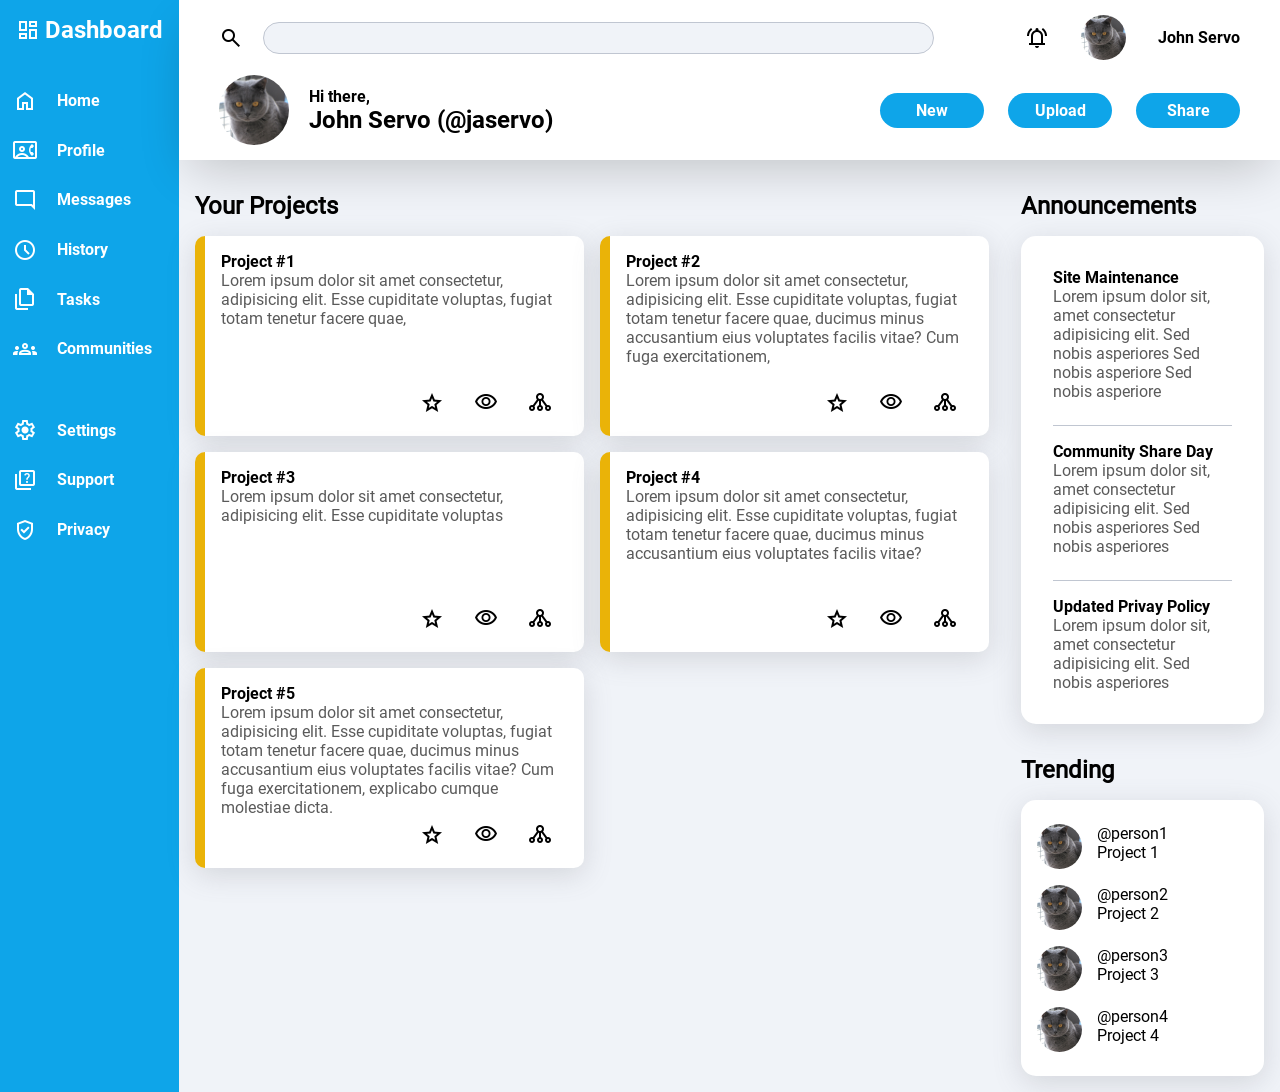
<file: index.html>
<!DOCTYPE html>
<html lang="en">

<head>
    <meta charset="UTF-8">
    <meta http-equiv="X-UA-Compatible" content="IE=edge">
    <meta name="viewport" content="width=device-width, initial-scale=1.0">
    <link href="https://fonts.googleapis.com/css2?family=Material+Symbols+Outlined" rel="stylesheet" />
    <link rel="stylesheet" href="./styles/style.css">
    <title>Admin Dashboard</title>
</head>

<body>
    <section class="sidebar">
        <h1><span class="material-symbols-outlined">
                dashboard
            </span>Dashboard</h1>
        <nav>
            <ul class="side-top">
                <li><span class="material-symbols-outlined">
                        home
                    </span>Home</li>
                <li><span class="material-symbols-outlined">
                        contact_phone
                    </span>Profile</li>
                <li><span class="material-symbols-outlined">
                        mode_comment
                    </span>Messages</li>
                <li><span class="material-symbols-outlined">
                        schedule
                    </span>History</li>
                <li><span class="material-symbols-outlined">
                        file_copy
                    </span>Tasks</li>
                <li><span class="material-symbols-outlined">
                        groups
                    </span>Communities</li>
            </ul>
            <ul class="side-bottom">
                <li><span class="material-symbols-outlined">
                        settings
                    </span>Settings</li>
                <li><span class="material-symbols-outlined">
                        quiz
                    </span>Support</li>
                <li><span class="material-symbols-outlined">
                        verified_user
                    </span>Privacy</li>
            </ul>
        </nav>
    </section>
    <header>
        <section class="header-top">
            <div class="header-top-left">
                <span class="material-symbols-outlined">
                    search
                </span>
                <div class="search"></div>
            </div>
            <div class="header-top-right">
                <span class="material-symbols-outlined">
                    notifications_active
                </span>
                <img src="./assets/images/cat.jpeg" alt="cat">
                <p>John Servo</p>
            </div>
        </section>
        <section class="header-bottom">
            <div class="header-bottom-left">
                <img src="./assets/images/cat.jpeg" alt="cat">
                <div class="greet-user">
                    <p>Hi there,</p>
                    <p>John Servo (@jaservo)</p>
                </div>
            </div>
            <div class="header-bottom-right">
                <ul>
                    <li>New</li>
                    <li>Upload</li>
                    <li>Share</li>
                </ul>
            </div>
        </section>
    </header>
    <main>
        <section class="projects">
            <h1>Your Projects</h1>
            <div class="projects-main">
                <div class="item">
                    <div class="description">
                        <p>Project #1</p>
                        <p>Lorem ipsum dolor sit amet consectetur, adipisicing elit. Esse cupiditate voluptas, fugiat
                            totam
                            tenetur facere quae, </p>
                    </div>
                    <div class="projects-icons">
                        <span class="material-symbols-outlined">
                            star
                        </span>
                        <span class="material-symbols-outlined">
                            visibility
                        </span>
                        <span class="material-symbols-outlined">
                            tenancy
                        </span>
                    </div>
                </div>
                <div class="item">
                    <div class="description">
                        <p>Project #2</p>
                        <p>Lorem ipsum dolor sit amet consectetur, adipisicing elit. Esse cupiditate voluptas, fugiat
                            totam
                            tenetur facere quae, ducimus minus accusantium eius voluptates facilis vitae? Cum fuga
                            exercitationem,</p>
                    </div>
                    <div class="projects-icons">
                        <span class="material-symbols-outlined">
                            star
                        </span>
                        <span class="material-symbols-outlined">
                            visibility
                        </span>
                        <span class="material-symbols-outlined">
                            tenancy
                        </span>
                    </div>
                </div>
                <div class="item">
                    <div class="description">
                        <p>Project #3</p>
                        <p>Lorem ipsum dolor sit amet consectetur, adipisicing elit. Esse cupiditate voluptas</p>
                    </div>
                    <div class="projects-icons">
                        <span class="material-symbols-outlined">
                            star
                        </span>
                        <span class="material-symbols-outlined">
                            visibility
                        </span>
                        <span class="material-symbols-outlined">
                            tenancy
                        </span>
                    </div>
                </div>
                <div class="item">
                    <div class="description">
                        <p>Project #4</p>
                        <p>Lorem ipsum dolor sit amet consectetur, adipisicing elit. Esse cupiditate voluptas, fugiat
                            totam
                            tenetur facere quae, ducimus minus accusantium eius voluptates facilis vitae?</p>
                    </div>
                    <div class="projects-icons">
                        <span class="material-symbols-outlined">
                            star
                        </span>
                        <span class="material-symbols-outlined">
                            visibility
                        </span>
                        <span class="material-symbols-outlined">
                            tenancy
                        </span>
                    </div>
                </div>
                <div class="item">
                    <div class="description">
                        <p>Project #5</p>
                        <p>Lorem ipsum dolor sit amet consectetur, adipisicing elit. Esse cupiditate voluptas, fugiat
                            totam
                            tenetur facere quae, ducimus minus accusantium eius voluptates facilis vitae? Cum fuga
                            exercitationem, explicabo cumque molestiae dicta.</p>
                    </div>
                    <div class="projects-icons">
                        <span class="material-symbols-outlined">
                            star
                        </span>
                        <span class="material-symbols-outlined">
                            visibility
                        </span>
                        <span class="material-symbols-outlined">
                            tenancy
                        </span>
                    </div>
                </div>
            </div>
        </section>
        <section class="main-side">
            <div class="announcements">
                <h1>Announcements</h1>
                <dl>
                    <dt>Site Maintenance</dt>
                    <dd>Lorem ipsum dolor sit, amet consectetur adipisicing elit. Sed nobis asperiores Sed nobis asperiore Sed nobis asperiore</dd>
                    <dt>Community Share Day</dt>
                    <dd>Lorem ipsum dolor sit, amet consectetur adipisicing elit. Sed nobis asperiores Sed nobis asperiores</dd>
                    <dt>Updated Privay Policy</dt>
                    <dd>Lorem ipsum dolor sit, amet consectetur adipisicing elit. Sed nobis asperiores</dd>
                </dl>
            </div>
            <div class="trending">
                <h1>Trending</h1>
                <div class="trending-wrapper">
                    <div class="trending-item">
                        <img src="./assets/images/cat.jpeg" alt="cat">
                        <div class="trending-descr">
                            <p>@person1</p>
                            <p>Project 1</p>
                        </div>
                    </div>
                    <div class="trending-item">
                        <img src="./assets/images/cat.jpeg" alt="cat">
                        <div class="trending-descr">
                            <p>@person2</p>
                            <p>Project 2</p>
                        </div>
                    </div>
                    <div class="trending-item">
                        <img src="./assets/images/cat.jpeg" alt="cat">
                        <div class="trending-descr">
                            <p>@person3</p>
                            <p>Project 3</p>
                        </div>
                    </div>
                    <div class="trending-item">
                        <img src="./assets/images/cat.jpeg" alt="cat">
                        <div class="trending-descr">
                            <p>@person4</p>
                            <p>Project 4</p>
                        </div>
                    </div>
                </div>
            </div>
        </section>
    </main>
</body>

</html>
</file>
<file: styles/style.css>
@font-face {
  font-family: "roboto";
  src: url("../assets/fonts/Roboto-Regular.ttf");
}
@font-face {
  font-family: "roboto bold";
  src: url("../assets/fonts/Roboto-Bold.ttf");
}
* {
  margin: 0;
  padding: 0;
  font-family: "roboto";
  box-sizing: border-box;
}

body {
  height: 100vh;
  display: grid;
  grid-template-columns: 1.3fr 6fr 2fr;
  grid-template-rows: 160px 1fr;
  background-color: #F0F3F8;
}

.sidebar {
  grid-row: 1/3;
  background-color: #0EA5E9;
  color: white;
}
.sidebar h1, .sidebar li {
  display: flex;
  align-items: center;
  gap: 20px;
}
.sidebar h1 {
  padding: 1rem;
  padding-bottom: 2rem;
  font-family: "roboto bold";
  font-size: 1.5rem;
  gap: 5px;
}
.sidebar nav ul {
  list-style: none;
}
.sidebar nav ul li {
  font-family: "roboto bold";
  padding: 0.8rem;
}
.sidebar nav .side-top {
  padding-bottom: 2rem;
}

header {
  grid-column: 2/4;
  padding: 2.5rem;
  box-shadow: rgba(0, 0, 0, 0.2) 0px 18px 50px -10px;
  background-color: white;
  display: flex;
  flex-direction: column;
  justify-content: center;
  gap: 15px;
}
header .header-top {
  display: flex;
  justify-content: space-between;
  align-items: center;
}
header .header-top-left {
  display: flex;
  align-items: center;
  gap: 20px;
  width: 70%;
}
header .header-top-left .search {
  width: 100%;
  height: 2rem;
  background-color: #F0F3F8;
  border: 1px solid #c0c6d1;
  border-radius: 25px;
}
header .header-top-right {
  display: flex;
  justify-content: flex-end;
  align-items: center;
  gap: 2rem;
}
header .header-top-right img {
  width: 45px;
  border-radius: 50%;
}
header .header-top-right p {
  font-family: "roboto bold";
}
header .header-bottom {
  display: flex;
  justify-content: space-between;
}
header .header-bottom-left {
  display: flex;
  align-items: center;
  gap: 20px;
}
header .header-bottom-left img {
  width: 70px;
  border-radius: 50%;
}
header .header-bottom-left .greet-user p {
  font-family: "roboto bold";
}
header .header-bottom-left .greet-user :last-child {
  font-size: 1.5rem;
}
header .header-bottom-right {
  display: flex;
  align-items: center;
}
header .header-bottom-right ul {
  list-style: none;
  display: flex;
  gap: 1.5rem;
}
header .header-bottom-right ul li {
  width: 6.5rem;
  color: white;
  background-color: #0EA5E9;
  font-family: "roboto bold";
  border-radius: 25px;
  padding: 0.5rem;
  text-align: center;
}

main {
  grid-column: 2/4;
  grid-row: 2/3;
  display: grid;
  grid-template-columns: 3fr 1fr;
  padding-top: 1rem;
}
main .projects {
  padding: 1rem;
}
main .projects h1 {
  padding-bottom: 1rem;
}
main .projects .projects-main {
  display: grid;
  grid-template-columns: repeat(auto-fit, minmax(300px, 1fr));
  gap: 1rem;
}
main .projects .projects-main .item {
  display: flex;
  flex-direction: column;
  justify-content: space-between;
  max-width: 400px;
  min-height: 200px;
  background-color: white;
  padding: 1rem 1rem 1.4rem 1rem;
  box-shadow: rgba(100, 100, 111, 0.2) 0px 7px 29px 0px;
  border-left: 10px solid #EAB308;
  border-radius: 10px;
}
main .projects .projects-main .item .description :first-child {
  font-family: "roboto bold";
}
main .projects .projects-main .item .description :last-child {
  color: rgb(90, 90, 90);
}
main .projects .projects-main .item .projects-icons {
  display: flex;
  justify-content: flex-end;
  gap: 30px;
  padding-right: 1rem;
}
main .main-side {
  padding: 1rem;
  display: flex;
  flex-direction: column;
  gap: 2rem;
}
main .main-side .announcements h1 {
  padding-bottom: 1rem;
}
main .main-side .announcements dl {
  background-color: white;
  border-radius: 15px;
  box-shadow: rgba(100, 100, 111, 0.2) 0px 7px 29px 0px;
  padding: 1rem 2rem 2rem 2rem;
}
main .main-side .announcements dl dt {
  font-family: "roboto bold";
  padding-top: 1rem;
}
main .main-side .announcements dl dd {
  color: rgb(90, 90, 90);
}
main .main-side .announcements dl :nth-child(2n):not(:last-child) {
  padding-bottom: 1.5rem;
  border-bottom: 1px solid #c0c6d1;
}
main .main-side .trending h1 {
  padding-bottom: 1rem;
}
main .main-side .trending .trending-wrapper {
  background-color: white;
  border-radius: 15px;
  box-shadow: rgba(100, 100, 111, 0.2) 0px 7px 29px 0px;
  padding: 1.5rem 1rem 0.5rem 1rem;
}
main .main-side .trending .trending-wrapper .trending-item {
  display: flex;
  gap: 15px;
  padding-bottom: 1rem;
}
main .main-side .trending .trending-wrapper .trending-item img {
  width: 45px;
  border-radius: 50%;
}/*# sourceMappingURL=style.css.map */
</file>
